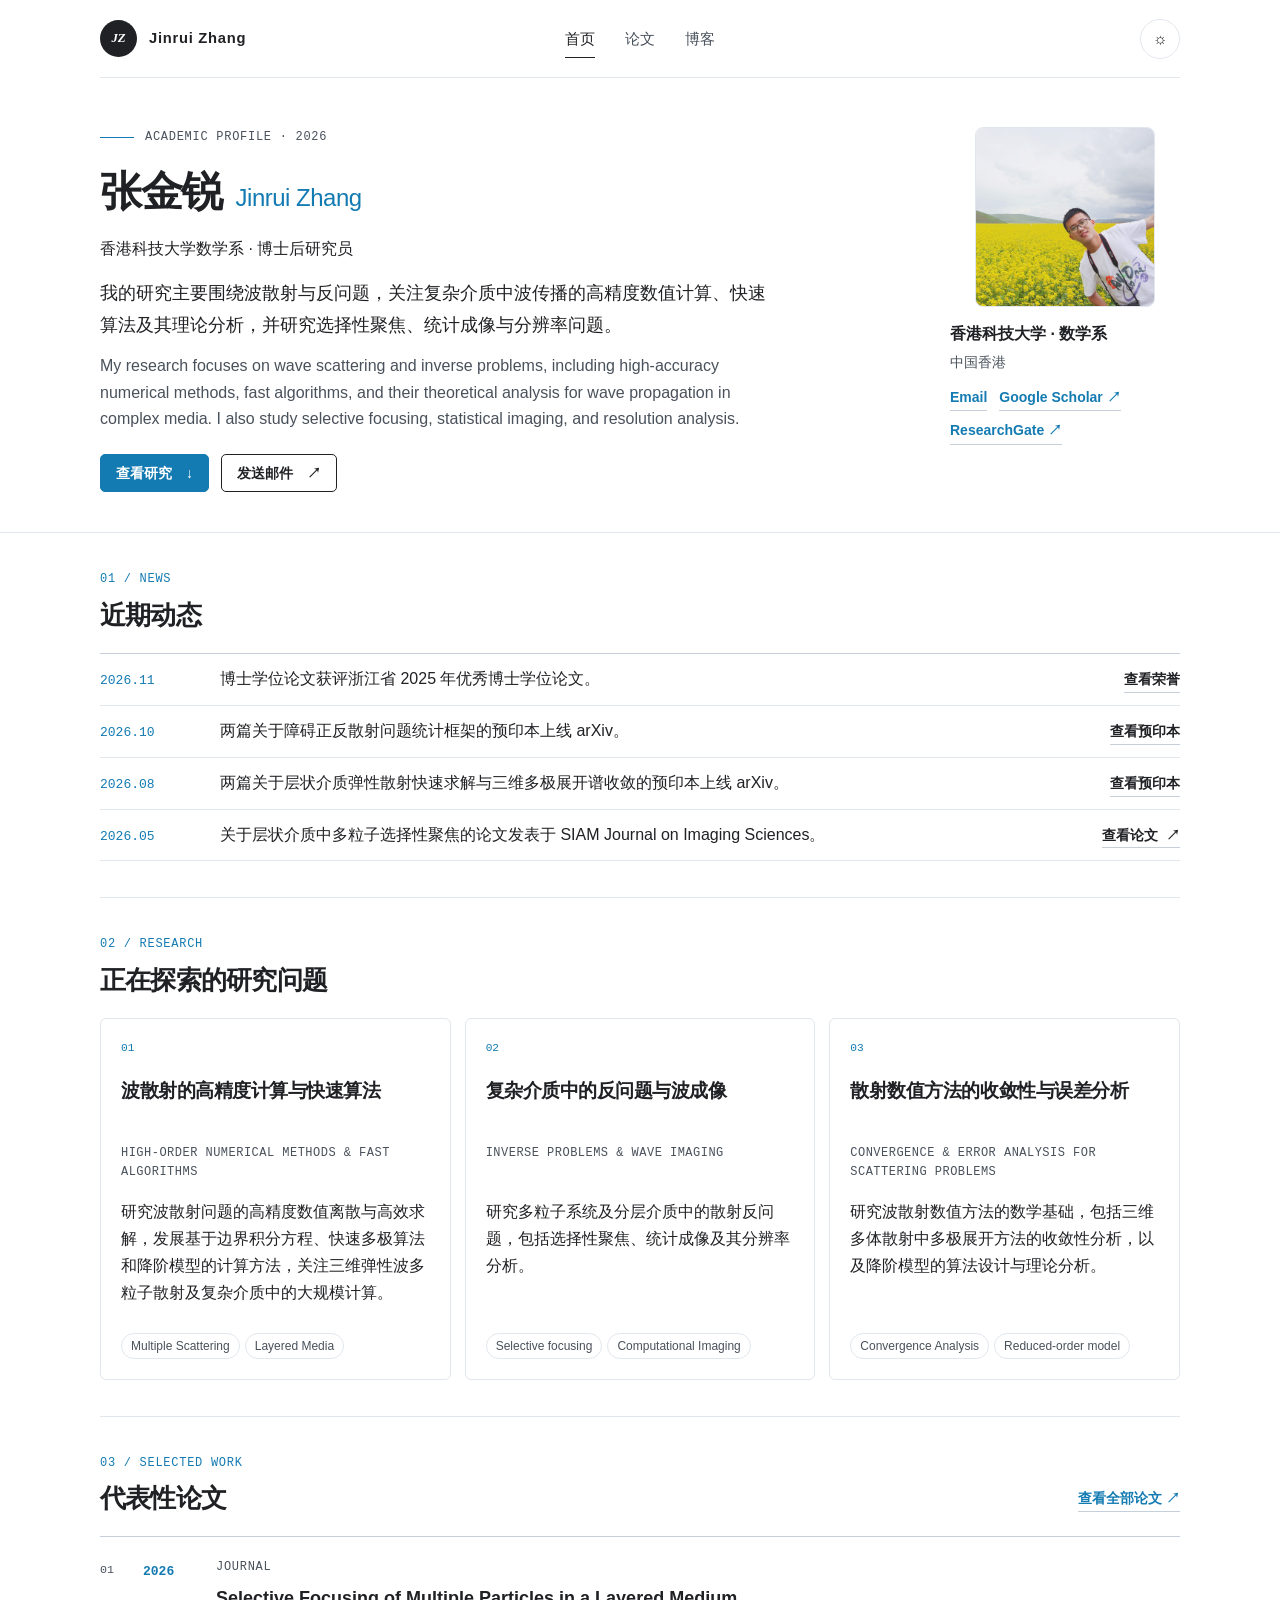
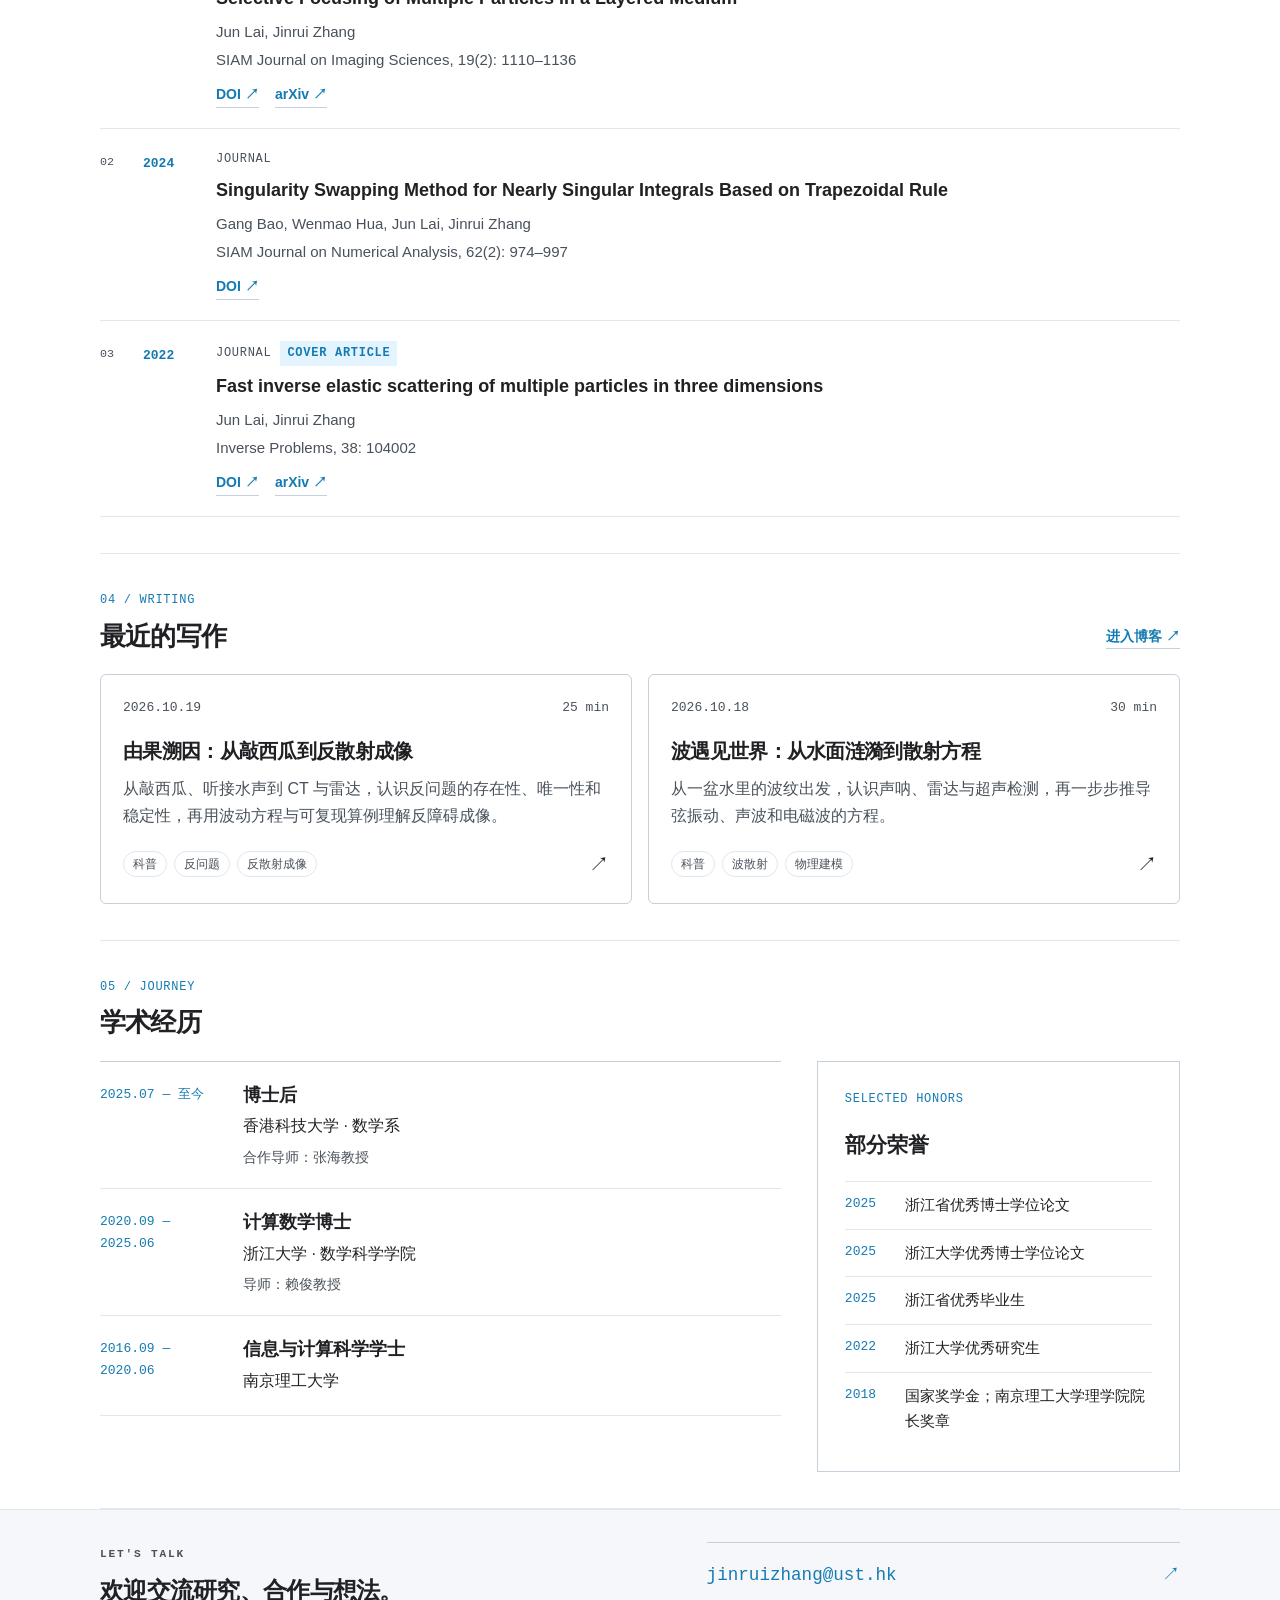
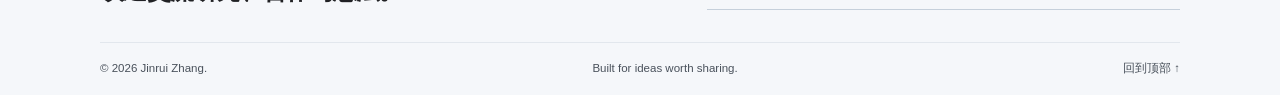
<file: index.html>
<!doctype html>
<html lang="zh-CN">
  <head>
    <meta charset="utf-8">
    <meta name="viewport" content="width=device-width, initial-scale=1">
    <meta name="description" content="张金锐（Jinrui Zhang）的个人学术主页。香港科技大学数学系 · 博士后研究员，研究波散射与反问题、高精度数值方法、快速算法及计算成像。分享论文成果与研究博客。">
    <meta name="theme-color" content="#f3f0e8">
    <title>张金锐 Jinrui Zhang｜个人学术主页</title>
    <link rel="canonical" href="https://zhangjinrui929.github.io/">
    <link rel="icon" href="assets/avatar-placeholder.svg" type="image/svg+xml">
    <link rel="stylesheet" href="assets/styles.css">
    <link rel="stylesheet" href="assets/compact.css?v=20261020-1">
    <script src="assets/data.js?v=20261019-inverse-1" defer></script>
    <script src="assets/main.js" defer></script>
      <script type="application/ld+json" id="person-schema">{"@context":"https://schema.org","@type":"Person","@id":"https://zhangjinrui929.github.io/#person","name":"张金锐","alternateName":"Jinrui Zhang","url":"https://zhangjinrui929.github.io/","image":"https://zhangjinrui929.github.io/assets/profile-photo.png","description":"我的研究主要围绕波散射与反问题，关注复杂介质中波传播的高精度数值计算、快速算法及其理论分析，并研究选择性聚焦、统计成像与分辨率问题。","affiliation":{"@type":"Organization","name":"香港科技大学 · 数学系"},"sameAs":["https://scholar.google.com/citations?user=vPo_tkkAAAAJ&hl=zh-CN","https://www.researchgate.net/profile/Jinrui-Zhang-9?ev=hdr_xprf"]}</script>
  </head>
  <body id="top" data-page="home" data-base=".">
    <header class="site-header" id="site-header"></header>

    <main>
      <section class="hero" aria-label="个人介绍">
        <div class="hero-grid" id="hero-content">
          <!-- STATIC_PROFILE_START -->
<div class="hero-copy">
  <p class="eyebrow"><span></span> ACADEMIC PROFILE</p>
  <h1>张金锐<br><em>Jinrui Zhang</em></h1>
  <p class="hero-role">香港科技大学数学系 · 博士后研究员</p>
  <p class="hero-intro">我的研究主要围绕波散射与反问题，关注复杂介质中波传播的高精度数值计算、快速算法及其理论分析，并研究选择性聚焦、统计成像与分辨率问题。</p>
  <p class="hero-intro-en">My research focuses on wave scattering and inverse problems, including high-accuracy numerical methods, fast algorithms, and their theoretical analysis for wave propagation in complex media. I also study selective focusing, statistical imaging, and resolution analysis.</p>
  <div class="hero-actions">
    <a class="button button-primary" href="#work">查看研究 ↓</a>
    <a class="button button-quiet" href="mailto:jinruizhang@ust.hk">发送邮件 ↗</a>
  </div>
</div>
<aside class="profile-card" aria-label="个人信息卡">
  <div class="portrait-wrap"><img src="assets/profile-photo.png" alt="张金锐 Jinrui Zhang的个人照片"></div>
  <div class="profile-card-body">
    <p class="profile-card-label">CURRENTLY</p>
    <h2>香港科技大学 · 数学系</h2><p>中国香港</p>
    <div class="profile-links"><a class="text-link" href="mailto:jinruizhang@ust.hk">Email</a>
<a class="text-link" href="https://scholar.google.com/citations?user=vPo_tkkAAAAJ&amp;hl=zh-CN">Google Scholar</a>
<a class="text-link" href="https://www.researchgate.net/profile/Jinrui-Zhang-9?ev=hdr_xprf">ResearchGate</a></div>
  </div>
</aside>
<!-- STATIC_PROFILE_END -->
        </div>
      </section>

      <div class="keyword-marquee" aria-hidden="true">
        <div class="keyword-track" id="keyword-strip"></div>
      </div>

      <div class="page-shell">
        <section class="section" id="news" aria-labelledby="news-heading">
          <div class="section-heading reveal">
            <p class="section-kicker">01 / NEWS</p>
            <h2 id="news-heading">近期<em>动态</em></h2>
          </div>
          <div class="news-list" id="news-list"></div>
        </section>

        <section class="section" id="work" aria-labelledby="work-heading">
          <div class="section-heading reveal">
            <p class="section-kicker">02 / RESEARCH</p>
            <h2 id="work-heading">正在探索的<br><em>研究问题</em></h2>
          </div>
          <div class="research-grid" id="research-grid"></div>
        </section>

        <section class="section" id="publications" aria-labelledby="publications-heading">
          <div class="section-heading reveal">
            <p class="section-kicker">03 / SELECTED WORK</p>
            <div class="section-heading-side">
              <h2 id="publications-heading">代表性<em>论文</em></h2>
              <a class="section-link" href="publications.html">查看全部论文 ↗</a>
            </div>
          </div>
          <div class="publication-list" id="featured-publications"></div>
        </section>

        <section class="section" id="writing" aria-labelledby="writing-heading">
          <div class="section-heading reveal">
            <p class="section-kicker">04 / WRITING</p>
            <div class="section-heading-side">
              <h2 id="writing-heading">最近的<em>写作</em></h2>
              <a class="section-link" href="blog/index.html">进入博客 ↗</a>
            </div>
          </div>
          <div class="post-grid" id="featured-posts">
            <!-- STATIC_POSTS_START -->
<article class="post-card">
  <a class="post-card-link" href="blog/post.html?slug=wave-inverse-scattering-notes">
    <div class="post-card-top"><time datetime="2026-10-19">2026.10.19</time><span>25 min</span></div>
    <h3>由果溯因：从敲西瓜到反散射成像</h3><p>从敲西瓜、听接水声到 CT 与雷达，认识反问题的存在性、唯一性和稳定性，再用波动方程与可复现算例理解反障碍成像。</p>
  </a>
</article>
<article class="post-card">
  <a class="post-card-link" href="blog/post.html?slug=wave-scattering-notes">
    <div class="post-card-top"><time datetime="2026-10-18">2026.10.18</time><span>30 min</span></div>
    <h3>波遇见世界：从水面涟漪到散射方程</h3><p>从一盆水里的波纹出发，认识声呐、雷达与超声检测，再一步步推导弦振动、声波和电磁波的方程。</p>
  </a>
</article>
<!-- STATIC_POSTS_END -->
          </div>
        </section>

        <section class="section" id="journey" aria-labelledby="journey-heading">
          <div class="section-heading reveal">
            <p class="section-kicker">05 / JOURNEY</p>
            <h2 id="journey-heading">学术<em>经历</em></h2>
          </div>
          <div class="journey-layout">
            <div class="journey-list" id="journey-list"></div>
            <aside class="awards-panel reveal" aria-labelledby="awards-heading">
              <p class="section-kicker">SELECTED HONORS</p>
              <h3 id="awards-heading">部分荣誉</h3>
              <ul id="awards-list"></ul>
            </aside>
          </div>
        </section>

        <!-- <section class="section" id="about" aria-labelledby="about-heading">
          <div class="section-heading reveal">
            <p class="section-kicker">06 / ABOUT</p>
            <h2 id="about-heading">关于我的<em>研究</em></h2>
          </div>
          <div class="about-copy reveal">
            <p>我于 2025 年获得浙江大学数学博士学位，导师为赖俊教授；目前在香港科技大学数学系做博士后研究，与张海教授合作。本科毕业于南京理工大学信息与计算科学专业。</p>
            <p>我的工作主要围绕波散射与反散射：既研究多粒子和层状介质中的正反问题，也关注快速多极方法、边界积分方程、时间反演和高分辨率计算成像。希望通过这个主页分享论文、代码和仍在形成中的研究笔记。</p>
          </div>
        </section> -->
      </div>
    </main>

    <footer class="site-footer" id="site-footer"></footer>
  </body>
</html>
</file>
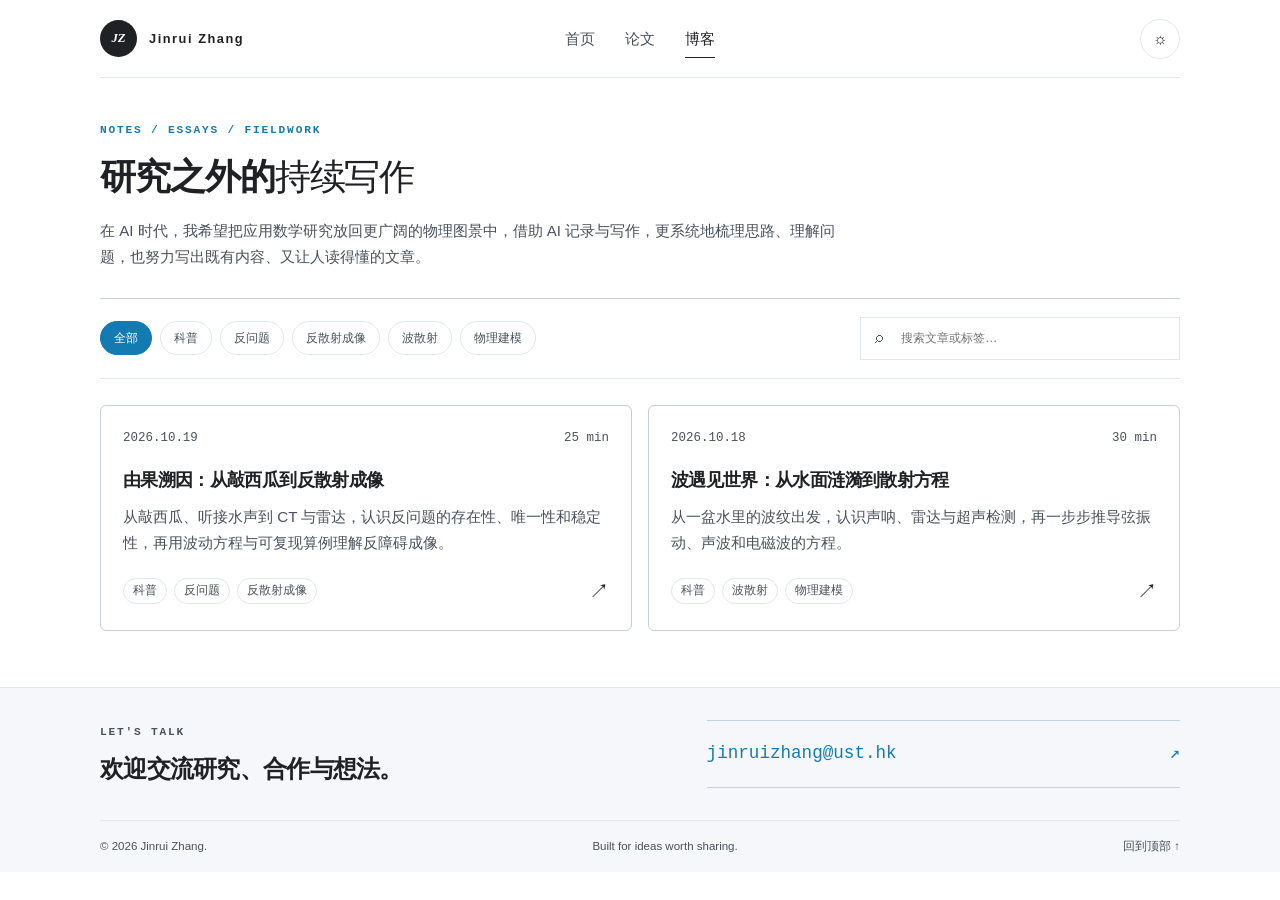
<file: blog/index.html>
<!doctype html>
<html lang="zh-CN">
  <head>
    <meta charset="utf-8">
    <meta name="viewport" content="width=device-width, initial-scale=1">
    <meta name="description" content="张金锐 Jinrui Zhang的研究博客：从日常现象理解波散射、反问题与应用数学，分享物理建模、数值方法和成像笔记。">
    <meta name="theme-color" content="#f3f0e8">
    <title>研究博客｜张金锐 Jinrui Zhang</title>
    <link rel="canonical" href="https://zhangjinrui929.github.io/blog/index.html">
    <link rel="icon" href="../assets/avatar-placeholder.svg" type="image/svg+xml">
    <link rel="stylesheet" href="../assets/styles.css">
    <link rel="stylesheet" href="../assets/compact.css?v=20261020-1">
    <script src="../assets/data.js?v=20261019-inverse-1" defer></script>
    <script src="../assets/main.js" defer></script>
  </head>
  <body id="top" data-page="blog" data-base="..">
    <header class="site-header" id="site-header"></header>

    <main class="page-shell">
      <header class="page-hero reveal">
        <p class="page-kicker">NOTES / ESSAYS / FIELDWORK</p>
        <h1>研究之外的<em>持续写作</em></h1>
        <p class="page-description">在 AI 时代，我希望把应用数学研究放回更广阔的物理图景中，借助 AI 记录与写作，更系统地梳理思路、理解问题，也努力写出既有内容、又让人读得懂的文章。</p>
      </header>

      <div class="filter-bar" aria-label="文章筛选">
        <div class="filter-chips" id="blog-tags"></div>
        <label class="search-wrap">
          <span class="sr-only">搜索文章</span>
          <input class="search-input" id="blog-search" type="search" placeholder="搜索文章或标签…">
        </label>
      </div>

      <section class="page-content" aria-label="文章列表">
        <div class="post-grid" id="blog-list"></div>
        <p class="filter-empty" id="filter-empty" hidden>没有找到匹配的文章。</p>
      </section>
    </main>

    <footer class="site-footer" id="site-footer"></footer>
  </body>
</html>
</file>
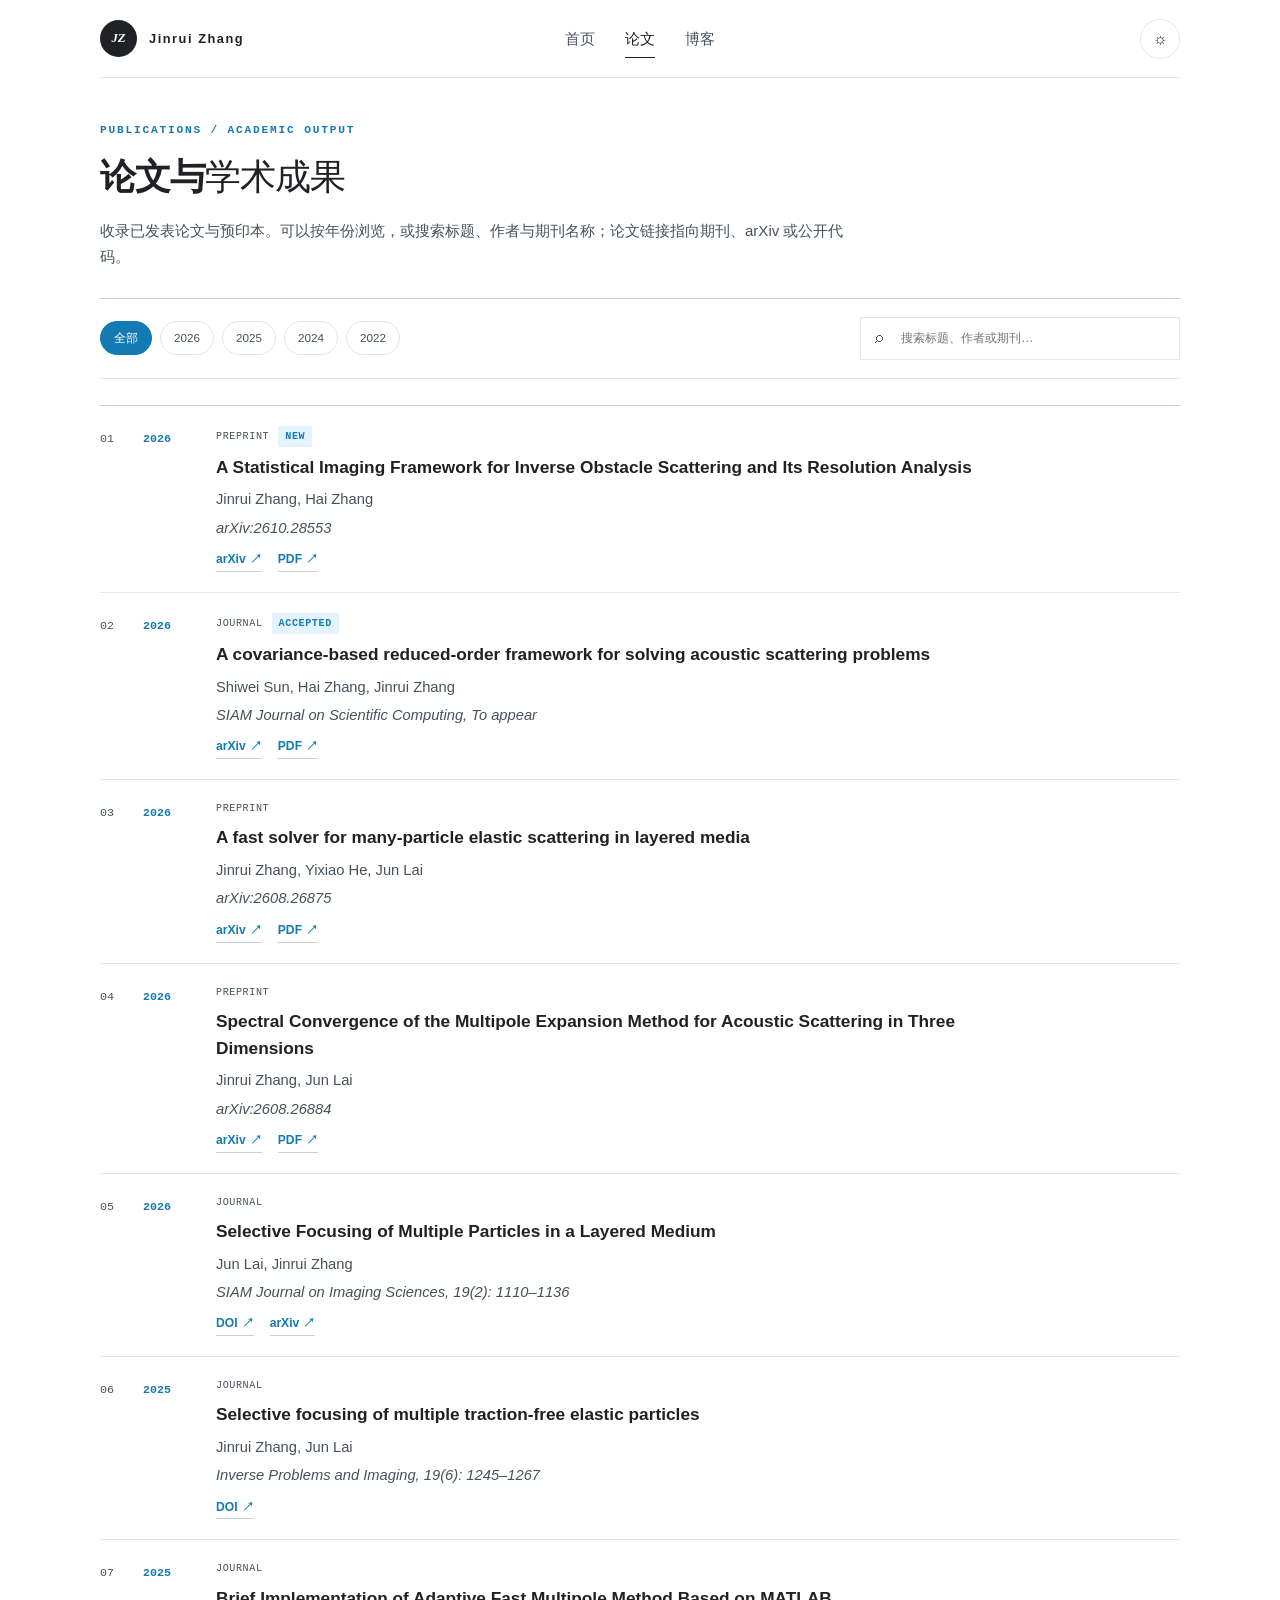
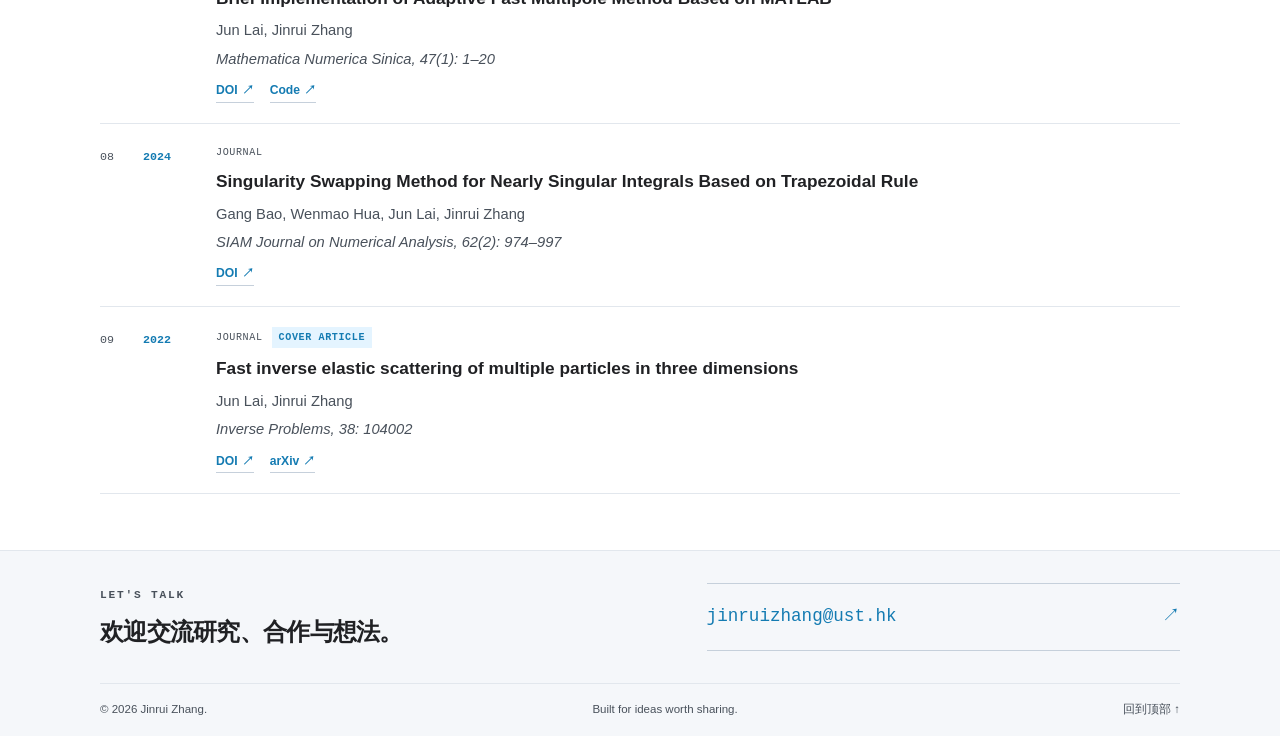
<file: publications.html>
<!doctype html>
<html lang="zh-CN">
  <head>
    <meta charset="utf-8">
    <meta name="viewport" content="width=device-width, initial-scale=1">
    <meta name="description" content="张金锐 Jinrui Zhang的论文与预印本，涵盖波散射、反问题、快速算法和边界积分方程。">
    <meta name="theme-color" content="#f3f0e8">
    <title>论文与学术成果｜张金锐 Jinrui Zhang</title>
    <link rel="canonical" href="https://zhangjinrui929.github.io/publications.html">
    <link rel="icon" href="assets/avatar-placeholder.svg" type="image/svg+xml">
    <link rel="stylesheet" href="assets/styles.css">
    <link rel="stylesheet" href="assets/compact.css?v=20261020-1">
    <script src="assets/data.js?v=20261019-inverse-1" defer></script>
    <script src="assets/main.js" defer></script>
  </head>
  <body id="top" data-page="publications" data-base=".">
    <header class="site-header" id="site-header"></header>

    <main class="page-shell">
      <header class="page-hero reveal">
        <p class="page-kicker">PUBLICATIONS / ACADEMIC OUTPUT</p>
        <h1>论文与<em>学术成果</em></h1>
        <p class="page-description">收录已发表论文与预印本。可以按年份浏览，或搜索标题、作者与期刊名称；论文链接指向期刊、arXiv 或公开代码。</p>
      </header>

      <div class="filter-bar" aria-label="论文筛选">
        <div class="filter-chips" id="publication-years"></div>
        <label class="search-wrap">
          <span class="sr-only">搜索论文</span>
          <input class="search-input" id="publication-search" type="search" placeholder="搜索标题、作者或期刊…">
        </label>
      </div>

      <section class="page-content" aria-label="论文列表">
        <div class="publication-list" id="publications-list"></div>
        <p class="filter-empty" id="filter-empty" hidden>没有找到匹配的论文。</p>
      </section>
    </main>

    <footer class="site-footer" id="site-footer"></footer>
  </body>
</html>
</file>
<file: assets/styles.css>
:root {
  --paper: #f3f0e8;
  --paper-deep: #e9e4d8;
  --ink: #171915;
  --ink-soft: #56594f;
  --line: rgba(23, 25, 21, 0.18);
  --line-strong: rgba(23, 25, 21, 0.42);
  --accent: #1e604f;
  --accent-bright: #b8ff66;
  --accent-wash: #dce7db;
  --card: rgba(255, 255, 255, 0.5);
  --header: rgba(243, 240, 232, 0.88);
  --serif: Georgia, "Times New Roman", "Noto Serif SC", serif;
  --sans: Inter, ui-sans-serif, -apple-system, BlinkMacSystemFont, "Segoe UI", "PingFang SC", "Hiragino Sans GB", "Microsoft YaHei", sans-serif;
  --mono: "SFMono-Regular", Consolas, "Liberation Mono", monospace;
  --shadow: 0 30px 80px rgba(44, 49, 38, 0.13);
  --max: 1180px;
  --radius: 2px;
  color-scheme: light;
}

:root[data-theme="dark"] {
  --paper: #171a17;
  --paper-deep: #20251f;
  --ink: #f1eee5;
  --ink-soft: #b5b8ac;
  --line: rgba(241, 238, 229, 0.16);
  --line-strong: rgba(241, 238, 229, 0.38);
  --accent: #7bd8b8;
  --accent-bright: #b8ff66;
  --accent-wash: #263b32;
  --card: rgba(255, 255, 255, 0.035);
  --header: rgba(23, 26, 23, 0.88);
  --shadow: 0 30px 80px rgba(0, 0, 0, 0.28);
  color-scheme: dark;
}

*,
*::before,
*::after {
  box-sizing: border-box;
}

html {
  scroll-behavior: smooth;
  scroll-padding-top: 96px;
}

body {
  margin: 0;
  min-width: 320px;
  background:
    radial-gradient(circle at 7% 2%, rgba(30, 96, 79, 0.1), transparent 24rem),
    radial-gradient(circle at 92% 24%, rgba(184, 255, 102, 0.08), transparent 28rem),
    var(--paper);
  color: var(--ink);
  font-family: var(--sans);
  font-size: 16px;
  line-height: 1.7;
  -webkit-font-smoothing: antialiased;
  text-rendering: optimizeLegibility;
}

body::before {
  position: fixed;
  inset: 0;
  z-index: -1;
  pointer-events: none;
  background-image: url("data:image/svg+xml,%3Csvg viewBox='0 0 180 180' xmlns='http://www.w3.org/2000/svg'%3E%3Cfilter id='n'%3E%3CfeTurbulence type='fractalNoise' baseFrequency='.9' numOctaves='4' stitchTiles='stitch'/%3E%3C/filter%3E%3Crect width='100%25' height='100%25' filter='url(%23n)' opacity='.035'/%3E%3C/svg%3E");
  content: "";
  opacity: 0.65;
}

::selection {
  background: var(--accent-bright);
  color: #10130e;
}

a {
  color: inherit;
  text-decoration: none;
}

button,
input {
  font: inherit;
}

button {
  color: inherit;
}

img {
  display: block;
  max-width: 100%;
}

h1,
h2,
h3,
p {
  margin-top: 0;
}

[hidden] {
  display: none !important;
}

.sr-only {
  position: absolute;
  width: 1px;
  height: 1px;
  padding: 0;
  margin: -1px;
  overflow: hidden;
  clip: rect(0, 0, 0, 0);
  white-space: nowrap;
  border: 0;
}

.site-header {
  position: sticky;
  top: 0;
  z-index: 30;
  border-bottom: 1px solid transparent;
  background: var(--header);
  backdrop-filter: blur(18px);
  -webkit-backdrop-filter: blur(18px);
}

.nav-shell {
  width: min(calc(100% - 48px), var(--max));
  height: 78px;
  margin: 0 auto;
  display: grid;
  grid-template-columns: 1fr auto 1fr;
  align-items: center;
  border-bottom: 1px solid var(--line);
}

.brand {
  justify-self: start;
  display: inline-flex;
  align-items: center;
  gap: 12px;
  font-size: 0.8rem;
  font-weight: 750;
  letter-spacing: 0.12em;
}

.brand-mark {
  display: grid;
  width: 37px;
  height: 37px;
  place-items: center;
  border-radius: 50%;
  background: var(--ink);
  color: var(--paper);
  font-family: var(--serif);
  font-size: 0.8rem;
  font-style: italic;
  letter-spacing: 0;
}

.primary-nav {
  display: flex;
  align-items: center;
  gap: 30px;
  font-size: 0.88rem;
}

.primary-nav a {
  position: relative;
  padding: 9px 0;
  color: var(--ink-soft);
}

.primary-nav a::after {
  position: absolute;
  right: 0;
  bottom: 2px;
  left: 0;
  height: 1px;
  background: var(--ink);
  content: "";
  transform: scaleX(0);
  transform-origin: right;
  transition: transform 180ms ease;
}

.primary-nav a:hover,
.primary-nav a[aria-current="page"] {
  color: var(--ink);
}

.primary-nav a:hover::after,
.primary-nav a[aria-current="page"]::after {
  transform: scaleX(1);
  transform-origin: left;
}

.theme-toggle {
  justify-self: end;
  position: relative;
  width: 40px;
  height: 40px;
  padding: 0;
  border: 1px solid var(--line);
  border-radius: 50%;
  background: transparent;
  cursor: pointer;
  transition: background 180ms ease, border-color 180ms ease, transform 180ms ease;
}

.theme-toggle:hover {
  border-color: var(--line-strong);
  background: var(--card);
  transform: rotate(8deg);
}

.theme-icon {
  position: absolute;
  inset: 0;
  display: grid;
  place-items: center;
  transition: opacity 180ms ease, transform 180ms ease;
}

.theme-icon-moon,
:root[data-theme="dark"] .theme-icon-sun {
  opacity: 0;
  transform: scale(0.65);
}

:root[data-theme="dark"] .theme-icon-moon {
  opacity: 1;
  transform: scale(1);
}

.nav-toggle {
  display: none;
}

.page-shell {
  width: min(calc(100% - 48px), var(--max));
  margin: 0 auto;
}

.hero {
  min-height: calc(100vh - 78px);
  display: flex;
  align-items: center;
  padding: 72px 0 82px;
}

.hero-grid {
  display: grid;
  width: min(calc(100% - 48px), var(--max));
  margin: 0 auto;
  grid-template-columns: minmax(0, 1.65fr) minmax(290px, 0.72fr);
  gap: clamp(48px, 8vw, 110px);
  align-items: center;
}

.eyebrow,
.section-kicker,
.footer-kicker,
.profile-card-label,
.page-kicker {
  font-family: var(--mono);
  font-size: 0.7rem;
  font-weight: 650;
  letter-spacing: 0.16em;
  text-transform: uppercase;
}

.eyebrow {
  display: flex;
  align-items: center;
  gap: 11px;
  margin-bottom: 34px;
  color: var(--ink-soft);
}

.eyebrow span {
  width: 34px;
  height: 1px;
  background: var(--accent);
}

.hero h1 {
  margin-bottom: 22px;
  font-family: var(--serif);
  font-size: clamp(4rem, 9.2vw, 8.1rem);
  font-weight: 400;
  letter-spacing: -0.068em;
  line-height: 0.77;
}

.hero h1 em {
  color: var(--accent);
  font-size: 0.66em;
  font-weight: 400;
}

.hero-role {
  display: inline-block;
  margin-bottom: 28px;
  padding: 4px 11px;
  background: var(--accent-bright);
  color: #162012;
  font-weight: 750;
  line-height: 1.4;
  transform: rotate(-1deg);
}

.hero-intro {
  max-width: 680px;
  margin-bottom: 12px;
  font-family: var(--serif);
  font-size: clamp(1.22rem, 2vw, 1.62rem);
  line-height: 1.62;
}

.hero-intro-en {
  max-width: 660px;
  margin-bottom: 34px;
  color: var(--ink-soft);
  font-size: 0.92rem;
  line-height: 1.75;
}

.hero-actions {
  display: flex;
  flex-wrap: wrap;
  gap: 12px;
}

.button {
  display: inline-flex;
  min-height: 48px;
  align-items: center;
  justify-content: center;
  gap: 20px;
  padding: 0 20px;
  border: 1px solid var(--ink);
  font-size: 0.83rem;
  font-weight: 720;
  transition: transform 180ms ease, background 180ms ease, color 180ms ease;
}

.button:hover {
  transform: translateY(-2px);
}

.button-primary {
  background: var(--ink);
  color: var(--paper);
}

.button-primary:hover {
  background: var(--accent);
  border-color: var(--accent);
}

.button-quiet:hover {
  background: var(--ink);
  color: var(--paper);
}

.profile-card {
  overflow: hidden;
  border: 1px solid var(--line-strong);
  background: var(--card);
  box-shadow: var(--shadow);
  transform: rotate(1.1deg);
}

.portrait-wrap {
  position: relative;
  aspect-ratio: 4 / 4.35;
  overflow: hidden;
  border-bottom: 1px solid var(--line-strong);
  background: var(--accent-wash);
}

.portrait-wrap img {
  width: 100%;
  height: 100%;
  object-fit: cover;
  filter: saturate(0.82);
}

.availability-dot {
  position: absolute;
  right: 18px;
  bottom: 18px;
  width: 13px;
  height: 13px;
  border: 3px solid var(--paper);
  border-radius: 50%;
  background: #55c76e;
  box-shadow: 0 0 0 1px rgba(0, 0, 0, 0.08);
}

.profile-card-body {
  padding: 25px 25px 24px;
}

.profile-card-label {
  margin-bottom: 14px;
  color: var(--accent);
}

.profile-card h2 {
  margin-bottom: 6px;
  font-family: var(--serif);
  font-size: 1.28rem;
  font-weight: 500;
  line-height: 1.4;
}

.profile-card-body > p:not(.profile-card-label) {
  margin-bottom: 19px;
  color: var(--ink-soft);
  font-size: 0.84rem;
}

.profile-links,
.pub-links {
  display: flex;
  flex-wrap: wrap;
  gap: 7px 16px;
}

.text-link,
.pub-link {
  display: inline-flex;
  align-items: center;
  gap: 4px;
  border-bottom: 1px solid var(--line-strong);
  font-size: 0.76rem;
  font-weight: 680;
  line-height: 1.8;
}

.text-link:not(.is-placeholder):hover,
.pub-link:not(.is-placeholder):hover {
  border-color: var(--accent);
  color: var(--accent);
}

.is-placeholder {
  cursor: help;
  opacity: 0.48;
}

.keyword-marquee {
  overflow: hidden;
  border-top: 1px solid var(--line-strong);
  border-bottom: 1px solid var(--line-strong);
  background: var(--ink);
  color: var(--paper);
}

.keyword-track {
  display: flex;
  width: max-content;
  animation: ticker 24s linear infinite;
}

.keyword-track span {
  display: flex;
  align-items: center;
  gap: 32px;
  padding: 13px 24px;
  font-family: var(--mono);
  font-size: 0.69rem;
  letter-spacing: 0.14em;
  text-transform: uppercase;
  white-space: nowrap;
}

.keyword-track i {
  width: 6px;
  height: 6px;
  border-radius: 50%;
  background: var(--accent-bright);
}

@keyframes ticker {
  to {
    transform: translateX(-50%);
  }
}

.section {
  padding: 118px 0;
  border-bottom: 1px solid var(--line);
}

.section-heading {
  display: grid;
  grid-template-columns: minmax(160px, 0.55fr) minmax(0, 1.45fr);
  gap: 40px;
  margin-bottom: 60px;
  align-items: start;
}

.section-kicker {
  margin: 10px 0 0;
  color: var(--accent);
}

.section-heading h2,
.page-hero h1,
.footer-main h2 {
  margin-bottom: 0;
  font-family: var(--serif);
  font-size: clamp(2.5rem, 5.8vw, 5.1rem);
  font-weight: 400;
  letter-spacing: -0.055em;
  line-height: 1.02;
}

.section-heading h2 em,
.page-hero h1 em {
  color: var(--accent);
  font-weight: 400;
}

.section-heading-side {
  display: flex;
  flex-direction: column;
  align-items: flex-end;
  gap: 18px;
}

.section-heading-side .section-link {
  margin-top: 2px;
}

.news-list {
  border-top: 1px solid var(--line-strong);
}

.news-item {
  display: grid;
  grid-template-columns: 130px 1fr auto;
  gap: 28px;
  align-items: baseline;
  padding: 23px 0;
  border-bottom: 1px solid var(--line);
}

.news-item time {
  color: var(--accent);
  font-family: var(--mono);
  font-size: 0.76rem;
}

.news-item p {
  margin: 0;
}

.arrow-link,
.section-link {
  display: inline-flex;
  align-items: center;
  gap: 8px;
  border-bottom: 1px solid var(--line-strong);
  font-size: 0.8rem;
  font-weight: 700;
}

.arrow-link:hover,
.section-link:hover {
  color: var(--accent);
  border-color: var(--accent);
}

.demo-label {
  padding: 2px 7px;
  border: 1px solid var(--line);
  color: var(--ink-soft);
  font-family: var(--mono);
  font-size: 0.62rem;
  white-space: nowrap;
}

.research-grid {
  display: grid;
  grid-template-columns: repeat(3, 1fr);
  border-top: 1px solid var(--line-strong);
  border-bottom: 1px solid var(--line-strong);
}

.research-card {
  min-height: 390px;
  padding: 25px;
  display: flex;
  flex-direction: column;
  justify-content: space-between;
  gap: 70px;
  border-right: 1px solid var(--line);
  transition: background 220ms ease, transform 220ms ease;
}

.research-card:last-child {
  border-right: 0;
}

.research-card:hover {
  background: var(--accent-wash);
  transform: translateY(-4px);
}

.card-number {
  font-family: var(--mono);
  font-size: 0.7rem;
  color: var(--accent);
}

.research-card h3 {
  margin-bottom: 6px;
  font-family: var(--serif);
  font-size: 1.75rem;
  font-weight: 500;
  letter-spacing: -0.025em;
}

.card-subtitle {
  margin-bottom: 22px;
  color: var(--ink-soft);
  font-family: var(--mono);
  font-size: 0.68rem;
  letter-spacing: 0.04em;
  text-transform: uppercase;
}

.research-card div > p:not(.card-subtitle) {
  margin-bottom: 26px;
  color: var(--ink-soft);
  font-size: 0.9rem;
}

.tag-row {
  display: flex;
  flex-wrap: wrap;
  gap: 7px;
}

.tag-row span {
  padding: 3px 9px;
  border: 1px solid var(--line);
  border-radius: 999px;
  color: var(--ink-soft);
  font-size: 0.66rem;
  line-height: 1.5;
}

.publication-list {
  border-top: 1px solid var(--line-strong);
}

.publication-item {
  display: grid;
  grid-template-columns: 55px 90px 1fr;
  gap: 24px;
  padding: 32px 0 34px;
  border-bottom: 1px solid var(--line);
  transition: padding 200ms ease, background 200ms ease;
}

.publication-item:hover {
  padding-right: 18px;
  padding-left: 18px;
  background: var(--card);
}

.pub-index,
.pub-year {
  padding-top: 4px;
  font-family: var(--mono);
  font-size: 0.73rem;
}

.pub-index {
  color: var(--ink-soft);
}

.pub-year {
  color: var(--accent);
  font-weight: 700;
}

.pub-meta {
  display: flex;
  gap: 9px;
  align-items: center;
  margin-bottom: 10px;
}

.pub-meta span,
.pub-meta strong {
  font-family: var(--mono);
  font-size: 0.63rem;
  letter-spacing: 0.06em;
  text-transform: uppercase;
}

.pub-meta span {
  color: var(--ink-soft);
}

.pub-meta strong {
  padding: 2px 7px;
  background: var(--accent-bright);
  color: #162012;
}

.pub-body h3 {
  max-width: 790px;
  margin-bottom: 11px;
  font-family: var(--serif);
  font-size: clamp(1.25rem, 2vw, 1.58rem);
  font-weight: 500;
  line-height: 1.38;
}

.pub-authors,
.pub-venue {
  margin-bottom: 4px;
  color: var(--ink-soft);
  font-size: 0.83rem;
}

.pub-venue {
  font-style: italic;
}

.pub-links {
  margin-top: 14px;
}

.post-grid {
  display: grid;
  grid-template-columns: repeat(2, 1fr);
  gap: 18px;
}

.post-card {
  min-width: 0;
  border: 1px solid var(--line-strong);
  background: var(--card);
}

.post-card-link {
  min-height: 330px;
  padding: 27px;
  display: flex;
  flex-direction: column;
  transition: background 200ms ease, transform 200ms ease;
}

.post-card-link:hover {
  background: var(--accent-wash);
  transform: translate(-4px, -4px);
  box-shadow: 4px 4px 0 var(--ink);
}

.post-card-top,
.post-card-bottom {
  display: flex;
  align-items: center;
  justify-content: space-between;
  gap: 18px;
}

.post-card-top {
  margin-bottom: 54px;
  color: var(--ink-soft);
  font-family: var(--mono);
  font-size: 0.65rem;
}

.post-card h3 {
  margin-bottom: 13px;
  font-family: var(--serif);
  font-size: clamp(1.55rem, 2.5vw, 2.15rem);
  font-weight: 500;
  letter-spacing: -0.035em;
  line-height: 1.26;
}

.post-card p {
  margin-bottom: 38px;
  color: var(--ink-soft);
  font-size: 0.88rem;
}

.post-card-bottom {
  margin-top: auto;
}

.post-arrow {
  font-size: 1.25rem;
}

.journey-layout {
  display: grid;
  grid-template-columns: minmax(0, 1.5fr) minmax(260px, 0.8fr);
  gap: clamp(36px, 7vw, 90px);
}

.journey-list {
  border-top: 1px solid var(--line-strong);
}

.journey-item {
  display: grid;
  grid-template-columns: 170px 1fr;
  gap: 26px;
  padding: 26px 0;
  border-bottom: 1px solid var(--line);
}

.journey-item time {
  padding-top: 4px;
  color: var(--accent);
  font-family: var(--mono);
  font-size: 0.73rem;
}

.journey-item h3 {
  margin-bottom: 3px;
  font-family: var(--serif);
  font-size: 1.55rem;
  font-weight: 500;
}

.journey-item p {
  margin-bottom: 3px;
  font-size: 0.9rem;
}

.journey-item small {
  color: var(--ink-soft);
  font-size: 0.78rem;
}

.awards-panel {
  align-self: start;
  padding: 27px;
  border: 1px solid var(--line-strong);
  background: var(--card);
}

.awards-panel .section-kicker {
  margin: 0 0 18px;
}

.awards-panel h3 {
  margin-bottom: 24px;
  font-family: var(--serif);
  font-size: 1.6rem;
  font-weight: 500;
}

.awards-panel ul {
  margin: 0;
  padding: 0;
  list-style: none;
}

.awards-panel li {
  display: grid;
  grid-template-columns: 48px 1fr;
  gap: 12px;
  padding: 11px 0;
  border-top: 1px solid var(--line);
  font-size: 0.83rem;
}

.awards-panel li span {
  color: var(--accent);
  font-family: var(--mono);
  font-size: 0.72rem;
}

.about-copy {
  max-width: 760px;
  margin-left: auto;
  padding-top: 0;
}

.page-hero {
  padding: 112px 0 72px;
  border-bottom: 1px solid var(--line-strong);
}

.page-kicker {
  margin-bottom: 26px;
  color: var(--accent);
}

.page-hero h1 {
  max-width: 920px;
}

.page-description {
  max-width: 630px;
  margin: 30px 0 0 auto;
  color: var(--ink-soft);
  font-size: 1rem;
}

.filter-bar {
  display: flex;
  align-items: center;
  justify-content: space-between;
  gap: 24px;
  padding: 25px 0;
  border-bottom: 1px solid var(--line);
}

.filter-chips {
  display: flex;
  flex-wrap: wrap;
  gap: 8px;
}

.filter-chip {
  padding: 6px 13px;
  border: 1px solid var(--line);
  border-radius: 999px;
  background: transparent;
  color: var(--ink-soft);
  font-size: 0.73rem;
  cursor: pointer;
}

.filter-chip:hover,
.filter-chip.is-active {
  border-color: var(--ink);
  background: var(--ink);
  color: var(--paper);
}

.search-wrap {
  position: relative;
  width: min(100%, 320px);
}

.search-wrap::before {
  position: absolute;
  top: 50%;
  left: 15px;
  content: "⌕";
  transform: translateY(-54%);
  color: var(--ink-soft);
}

.search-input {
  width: 100%;
  height: 43px;
  padding: 0 14px 0 40px;
  border: 1px solid var(--line);
  border-radius: 0;
  outline: none;
  background: var(--card);
  color: var(--ink);
  font-size: 0.78rem;
}

.search-input:focus {
  border-color: var(--accent);
  box-shadow: 0 0 0 3px color-mix(in srgb, var(--accent) 12%, transparent);
}

.page-content {
  padding: 45px 0 120px;
}

.page-content .post-grid {
  grid-template-columns: repeat(3, 1fr);
}

.page-content .post-card-link {
  min-height: 380px;
}

.filter-empty {
  padding: 70px 20px;
  border-bottom: 1px solid var(--line);
  color: var(--ink-soft);
  text-align: center;
}

.article-shell {
  display: grid;
  grid-template-columns: minmax(160px, 0.48fr) minmax(0, 1.52fr);
  gap: clamp(40px, 8vw, 110px);
  padding: 100px 0 130px;
}

.article-shell > article {
  min-width: 0;
}

.article-aside {
  position: sticky;
  top: 112px;
  align-self: start;
}

.article-aside .article-label {
  margin-bottom: 24px;
  color: var(--accent);
  font-family: var(--mono);
  font-size: 0.67rem;
  letter-spacing: 0.1em;
}

.article-meta {
  padding-top: 18px;
  border-top: 1px solid var(--line-strong);
  color: var(--ink-soft);
  font-size: 0.75rem;
}

.article-meta p {
  margin-bottom: 6px;
}

.article-back {
  display: inline-block;
  margin-top: 28px;
  border-bottom: 1px solid var(--line-strong);
  font-size: 0.76rem;
  font-weight: 700;
}

.article-head {
  padding-bottom: 55px;
  border-bottom: 1px solid var(--line-strong);
}

.article-head h1 {
  max-width: 900px;
  margin-bottom: 28px;
  font-family: var(--serif);
  font-size: clamp(2.8rem, 6.5vw, 5.9rem);
  font-weight: 400;
  letter-spacing: -0.062em;
  line-height: 1.02;
}

.article-deck {
  max-width: 740px;
  margin-bottom: 0;
  color: var(--ink-soft);
  font-family: var(--serif);
  font-size: clamp(1.18rem, 2vw, 1.5rem);
  line-height: 1.62;
}

.article-content {
  max-width: 760px;
  padding-top: 48px;
  font-family: var(--serif);
  font-size: 1.08rem;
  line-height: 1.92;
}

.article-content h2 {
  margin: 2.6em 0 0.75em;
  font-size: 1.78rem;
  font-weight: 500;
  letter-spacing: -0.025em;
  line-height: 1.35;
}

.article-content h3 {
  margin: 2.2em 0 0.6em;
  font-size: 1.25rem;
  font-weight: 600;
}

.article-content p,
.article-content ul,
.article-content ol,
.article-content blockquote {
  margin-bottom: 1.45em;
}

.article-content a {
  color: var(--accent);
  border-bottom: 1px solid var(--accent);
}

.article-content blockquote {
  margin-left: 0;
  padding: 4px 0 4px 25px;
  border-left: 3px solid var(--accent);
  color: var(--ink-soft);
  font-size: 1.2rem;
  font-style: italic;
}

.article-content code {
  padding: 2px 5px;
  background: var(--accent-wash);
  font-family: var(--mono);
  font-size: 0.85em;
}

.article-content figure {
  margin: 2.5em 0;
}

.article-content figure img {
  width: 100%;
  height: auto;
  border: 1px solid var(--line-strong);
  background: var(--card);
}

.article-content video {
  display: block;
  width: 100%;
  max-width: 100%;
  height: auto;
  border: 1px solid var(--line-strong);
  background: var(--card);
}

.article-content p > img {
  width: 100%;
  height: auto;
  margin: 1em 0 0;
  border: 1px solid var(--line-strong);
  background: var(--card);
}

.article-content p:has(> img) {
  margin-bottom: 0;
}

.article-content p:has(> img) + p > em:only-child {
  display: block;
  color: var(--ink-soft);
  font-size: 0.76rem;
  text-align: center;
}

.article-content pre {
  overflow-x: auto;
  margin: 1.8em 0;
  padding: 18px 20px;
  background: var(--paper-deep);
}

.article-content pre code {
  padding: 0;
  background: transparent;
}

.article-content figcaption {
  margin-top: 10px;
  color: var(--ink-soft);
  font-family: var(--sans);
  font-size: 0.76rem;
  line-height: 1.6;
  text-align: center;
}

.article-content .math-display {
  overflow-x: auto;
  margin: 1.8em 0;
  padding: 16px 8px;
  border-top: 1px solid var(--line);
  border-bottom: 1px solid var(--line);
  text-align: center;
}

.article-note {
  margin: 2.4em 0;
  padding: 22px 24px;
  border: 1px solid var(--line-strong);
  background: var(--card);
  font-family: var(--sans);
  font-size: 0.9rem;
}

.article-note strong {
  display: block;
  margin-bottom: 5px;
  color: var(--accent);
  font-family: var(--mono);
  font-size: 0.68rem;
  letter-spacing: 0.08em;
}

.article-footer {
  max-width: 760px;
  margin-top: 70px;
  padding-top: 28px;
  border-top: 1px solid var(--line-strong);
  display: flex;
  justify-content: space-between;
  gap: 20px;
  color: var(--ink-soft);
  font-size: 0.8rem;
}

.site-footer {
  background: var(--ink);
  color: var(--paper);
}

.footer-main,
.footer-bottom {
  width: min(calc(100% - 48px), var(--max));
  margin: 0 auto;
}

.footer-main {
  display: grid;
  grid-template-columns: 1.1fr 0.9fr;
  gap: 50px;
  align-items: end;
  padding: 88px 0 78px;
}

.footer-kicker {
  margin-bottom: 25px;
  color: var(--accent-bright);
}

.footer-main h2 {
  max-width: 650px;
  font-size: clamp(2.35rem, 5vw, 4.6rem);
}

.footer-email {
  justify-self: end;
  display: flex;
  width: 100%;
  align-items: center;
  justify-content: space-between;
  padding: 18px 0;
  border-top: 1px solid rgba(243, 240, 232, 0.35);
  border-bottom: 1px solid rgba(243, 240, 232, 0.35);
  color: var(--paper);
  font-family: var(--mono);
  font-size: clamp(0.76rem, 1.4vw, 0.95rem);
}

.footer-email:hover {
  color: var(--accent-bright);
  border-color: var(--accent-bright);
}

.footer-bottom {
  display: flex;
  justify-content: space-between;
  gap: 25px;
  padding: 20px 0 28px;
  border-top: 1px solid rgba(243, 240, 232, 0.17);
  color: rgba(243, 240, 232, 0.62);
  font-size: 0.68rem;
}

.footer-bottom p {
  margin: 0;
}

.footer-bottom a:hover {
  color: var(--paper);
}

.reveal {
  opacity: 0;
  transform: translateY(18px);
  transition: opacity 650ms ease, transform 650ms ease;
}

.reveal.is-visible {
  opacity: 1;
  transform: translateY(0);
}

@media (max-width: 980px) {
  .hero {
    min-height: auto;
  }

  .hero-grid {
    grid-template-columns: 1fr 280px;
    gap: 48px;
  }

  .hero h1 {
    font-size: clamp(4rem, 10vw, 6.4rem);
  }

  .research-grid {
    grid-template-columns: 1fr;
  }

  .research-card {
    min-height: auto;
    display: grid;
    grid-template-columns: 60px 1fr;
    gap: 26px;
    border-right: 0;
    border-bottom: 1px solid var(--line);
  }

  .research-card:last-child {
    border-bottom: 0;
  }

  .page-content .post-grid {
    grid-template-columns: repeat(2, 1fr);
  }

  .journey-layout {
    grid-template-columns: 1fr;
  }
}

@media (max-width: 760px) {
  .nav-shell,
  .page-shell,
  .footer-main,
  .footer-bottom {
    width: min(calc(100% - 30px), var(--max));
  }

  .nav-shell {
    height: 68px;
    grid-template-columns: 1fr auto auto;
    gap: 8px;
  }

  .brand-name {
    display: none;
  }

  .nav-toggle {
    position: relative;
    display: flex;
    width: 40px;
    height: 40px;
    padding: 11px 9px;
    flex-direction: column;
    justify-content: center;
    gap: 4px;
    border: 0;
    background: transparent;
    cursor: pointer;
  }

  .nav-toggle > span:not(.sr-only) {
    display: block;
    width: 100%;
    height: 1px;
    background: var(--ink);
  }

  .primary-nav {
    position: absolute;
    top: 68px;
    right: 0;
    left: 0;
    display: none;
    padding: 20px 15px 27px;
    flex-direction: column;
    gap: 8px;
    border-bottom: 1px solid var(--line-strong);
    background: var(--paper);
  }

  .primary-nav.is-open {
    display: flex;
  }

  .primary-nav a {
    width: 100%;
    padding: 9px 0;
    text-align: center;
  }

  .hero {
    padding: 65px 0 72px;
  }

  .hero-grid {
    grid-template-columns: 1fr;
  }

  .hero h1 {
    font-size: clamp(3.7rem, 20vw, 6rem);
  }

  .profile-card {
    width: min(100%, 390px);
    justify-self: center;
    transform: none;
  }

  .section {
    padding: 82px 0;
  }

  .section-heading {
    grid-template-columns: 1fr;
    gap: 22px;
    margin-bottom: 42px;
  }

  .section-heading-side {
    align-items: flex-start;
  }

  .news-item {
    grid-template-columns: 90px 1fr;
    gap: 8px 18px;
  }

  .news-item .demo-label,
  .news-item .arrow-link {
    grid-column: 2;
    justify-self: start;
  }

  .publication-item {
    grid-template-columns: 48px 1fr;
    gap: 10px 16px;
  }

  .pub-year {
    grid-column: 1;
    grid-row: 2;
  }

  .pub-body {
    grid-column: 2;
    grid-row: 1 / span 2;
  }

  .post-grid,
  .page-content .post-grid {
    grid-template-columns: 1fr;
  }

  .filter-bar {
    align-items: stretch;
    flex-direction: column-reverse;
  }

  .search-wrap {
    width: 100%;
  }

  .page-hero {
    padding: 78px 0 55px;
  }

  .page-description {
    margin-left: 0;
  }

  .article-shell {
    grid-template-columns: 1fr;
    padding: 65px 0 95px;
  }

  .article-aside {
    position: static;
    display: flex;
    justify-content: space-between;
    gap: 20px;
    align-items: end;
  }

  .article-back {
    margin-top: 0;
  }

  .article-head h1 {
    font-size: clamp(2.6rem, 13vw, 4.5rem);
  }

  .footer-main {
    grid-template-columns: 1fr;
    padding: 70px 0 65px;
  }

  .footer-email {
    justify-self: start;
  }

  .footer-bottom {
    align-items: flex-start;
    flex-direction: column;
    gap: 5px;
  }
}

@media (max-width: 440px) {
  .hero h1 {
    font-size: 3.45rem;
  }

  .hero-actions {
    flex-direction: column;
  }

  .button {
    width: 100%;
  }

  .news-item {
    grid-template-columns: 1fr;
  }

  .news-item .demo-label,
  .news-item .arrow-link {
    grid-column: 1;
  }

  .research-card {
    grid-template-columns: 1fr;
    gap: 32px;
  }

  .journey-item {
    grid-template-columns: 1fr;
    gap: 8px;
  }

  .publication-item:hover {
    padding-right: 0;
    padding-left: 0;
  }

  .article-aside {
    align-items: flex-start;
    flex-direction: column;
  }
}

@media (prefers-reduced-motion: reduce) {
  *,
  *::before,
  *::after {
    scroll-behavior: auto !important;
    animation-duration: 0.01ms !important;
    animation-iteration-count: 1 !important;
    transition-duration: 0.01ms !important;
  }
}

@media print {
  .site-header,
  .site-footer,
  .keyword-marquee,
  .filter-bar,
  .hero-actions {
    display: none !important;
  }

  body {
    background: #fff;
    color: #000;
  }

  .page-shell {
    width: 100%;
  }

  .section,
  .page-content,
  .article-shell {
    padding: 30px 0;
  }

  .reveal {
    opacity: 1;
    transform: none;
  }
}

@media (min-width: 981px) {
  .research-card {
    justify-content: flex-start;
  }

  .research-card > div {
    flex: 1;
    display: flex;
    flex-direction: column;
  }

  /* 中文标题统一预留两行 */
  .research-card h3 {
    line-height: 1.7;
    min-height: 3.4em;
  }

  /* 英文副标题也统一预留两行 */
  .research-card .card-subtitle {
    line-height: 1.7;
    min-height: 3.4em;
  }

  /* 标签统一放在卡片底部 */
  .research-card .tag-row {
    margin-top: auto;
  }
}
</file>
<file: assets/compact.css>
/* Compact academic theme. Content and rendering remain in the original files. */
:root {
  --paper: #ffffff;
  --paper-deep: #f5f7fa;
  --ink: #202124;
  --ink-soft: #49515b;
  --line: #e2e7ed;
  --line-strong: #c6d0db;
  --accent: #147bb2;
  --accent-bright: #e4f4ff;
  --accent-wash: #f1f9fe;
  --card: #ffffff;
  --header: rgba(255,255,255,.96);
  --shadow: none;
  --max: 1080px;
}
:root[data-theme="dark"] {
  --paper: #171b20;
  --paper-deep: #20262d;
  --ink: #e7ecf2;
  --ink-soft: #bcc5d0;
  --line: #333e49;
  --line-strong: #566474;
  --accent: #78c9f5;
  --accent-bright: #233d50;
  --accent-wash: #202e38;
  --card: #1c2229;
  --header: rgba(23,27,32,.96);
}
body { background: var(--paper); font-size: 16px; }
body::before, .keyword-marquee { display: none; }
.reveal { opacity: 1; transform: none; }
.nav-shell { min-height: 66px; }
.hero { min-height: 0; padding: 48px 0 40px; border-bottom: 1px solid var(--line); }
.hero-grid { grid-template-columns: minmax(0,1fr) 230px; gap: 64px; align-items: start; }
.eyebrow { margin-bottom: 19px; font-size: .66rem; }
.hero h1 { font-family: var(--sans); font-size: 42px; font-weight: 650; letter-spacing: -.035em; line-height: 1.25; margin-bottom: 16px; }
.hero h1 br { display: none; }
.hero h1 em { display: inline-block; margin-left: 14px; font-size: .57em; font-style: normal; font-weight: 450; letter-spacing: -.02em; }
.hero-role { padding: 0; margin-bottom: 18px; background: none; color: var(--ink-soft); font-size: .94rem; font-weight: 500; transform: none; }
.hero-intro { font-family: var(--sans); font-size: 1rem; line-height: 1.85; margin-bottom: 12px; }
.hero-intro-en { font-size: .95rem; line-height: 1.7; margin-bottom: 22px; }
.button { min-height: 38px; padding: 0 15px; gap: 14px; border-radius: 5px; font-size: .78rem; }
.button-primary { background: var(--accent); border-color: var(--accent); color: var(--paper); }
.button:hover { transform: none; }
.profile-card { border: 0; background: none; box-shadow: none; transform: none; }
.portrait-wrap { width: 180px; height: 180px; aspect-ratio: 1; margin: 0 auto; border: 1px solid var(--line); border-radius: 8px; }
.portrait-wrap img { filter: none; }
.profile-card-body { padding: 16px 0 0; }
.profile-card-label { display: none; }
.profile-card h2 { font-family: var(--sans); font-size: .93rem; font-weight: 550; }
.profile-card-body > p:not(.profile-card-label) { margin: 5px 0 10px; font-size: .8rem; }
.profile-links { gap: 7px 12px; }
.text-link, .section-link, .pub-links a { color: var(--accent); }
.section { padding: 36px 0; }
.section-heading { display: flex; flex-direction: column; gap: 7px; margin-bottom: 20px; }
.section-kicker { margin: 0; font-size: .63rem; letter-spacing: .09em; }
.section-heading h2, .page-hero h1, .footer-main h2 { font-family: var(--sans); font-size: 26px; font-weight: 600; letter-spacing: -.03em; line-height: 1.4; }
.section-heading h2 br { display: none; }
.section-heading h2 em, .page-hero h1 em, .footer-main h2 em { font-style: normal; color: inherit; }
.section-heading-side { width: 100%; flex-direction: row; align-items: center; justify-content: space-between; gap: 16px; }
.news-item { grid-template-columns: 100px 1fr auto; gap: 20px; padding: 12px 0; }
.news-item p { font-size: .95rem; }
.research-grid { gap: 14px; border: 0; }
.research-card { min-height: 0; padding: 20px; gap: 18px; border: 1px solid var(--line); border-radius: 6px; justify-content: flex-start; }
.research-card:last-child { border-right: 1px solid var(--line); }
.research-card:hover { transform: none; }
.research-card > div { display: flex; flex: 1; flex-direction: column; }
.research-card h3 { min-height: 3.1em; font-family: var(--sans); font-size: 1.1rem; font-weight: 600; line-height: 1.55; margin-bottom: 9px; }
.research-card .card-subtitle { min-height: 3.4em; font-size: .7rem; line-height: 1.7; margin-bottom: 13px; }
.research-card .card-description { font-size: .94rem; line-height: 1.7; margin-bottom: 18px; }
.research-card .tag-row { margin-top: auto; gap: 5px; }
.tag-row span { font-size: .72rem; }
.publication-item { grid-template-columns: 28px 58px 1fr; gap: 15px; padding: 20px 0; }
.publication-item:hover { padding-left: 0; padding-right: 0; background: var(--accent-wash); }
.pub-meta { margin-bottom: 7px; }
.pub-meta strong { color: var(--accent); }
.pub-body h3 { font-family: var(--sans); font-size: 1.08rem; line-height: 1.55; font-weight: 550; margin-bottom: 7px; }
.pub-links { margin-top: 9px; }
.pub-authors, .pub-venue, .journey-item p { font-size: .92rem; line-height: 1.65; }
.primary-nav a { font-size: .94rem; font-weight: 500; }
.post-card-top { font-size: .78rem; }
.post-grid, .page-content .post-grid { grid-template-columns: repeat(2,minmax(0,1fr)); gap: 16px; }
.post-card { border-radius: 6px; }
.post-card-link, .page-content .post-card-link { min-height: 0; height: 100%; padding: 22px; }
.post-card:hover { transform: none; box-shadow: none; }
.post-card-top { margin-bottom: 17px; }
.post-card h3 { font-family: var(--sans); font-size: 1.15rem; line-height: 1.55; font-weight: 600; margin-bottom: 10px; }
.post-card p { font-size: .95rem; line-height: 1.7; margin-bottom: 18px; }
.journey-layout { gap: 36px; }
.journey-item { grid-template-columns: 125px 1fr; gap: 18px; padding: 18px 0; }
.journey-item h3 { font-family: var(--sans); font-size: 1.05rem; font-weight: 550; }
.page-hero { padding: 42px 0 28px; }
.page-hero h1 { font-size: 36px; }
.page-kicker { margin-bottom: 12px; }
.page-description { max-width: 760px; margin: 16px 0 0; font-size: .94rem; }
.filter-bar { padding: 18px 0; gap: 16px; }
.filter-chip.is-active { background: var(--accent); border-color: var(--accent); color: var(--paper); }
.page-content { padding: 26px 0 56px; }
.article-shell { grid-template-columns: 180px minmax(0,1fr); gap: 44px; padding: 44px 0 70px; }
.article-aside { top: 90px; }
.article-head { padding-bottom: 25px; }
.article-head h1 { font-family: var(--sans); font-size: clamp(1.7rem,3vw,2.3rem); line-height: 1.45; letter-spacing: -.03em; font-weight: 600; margin-bottom: 16px; }
.article-deck { font-family: var(--sans); font-size: 1rem; line-height: 1.8; }
.article-content { padding-top: 28px; font-size: 1.03rem; line-height: 1.95; }
.article-content h2 { font-family: var(--sans); font-size: 1.4rem; margin-top: 2em; }
.article-content h3 { font-family: var(--sans); font-size: 1.15rem; }
.site-footer { background: var(--paper-deep); color: var(--ink); border-top: 1px solid var(--line); }
.footer-main { padding: 32px 0; gap: 28px; align-items: center; }
.footer-kicker { color: var(--ink-soft); margin-bottom: 10px; }
.footer-main h2 { font-size: 24px; }
.footer-email { color: var(--accent); border-color: var(--line-strong); font-size: 1.1rem; }
.footer-bottom { padding: 16px 0; color: var(--ink-soft); border-color: var(--line); font-size: .72rem; }
/* Homepage reading hierarchy: readable body text without enlarging the layout gaps. */
body[data-page="home"] .brand { font-size: .92rem; letter-spacing: .05em; }
body[data-page="home"] .hero h1 { font-weight: 650; }
body[data-page="home"] .hero h1 em { font-weight: 500; }
body[data-page="home"] .hero-role { font-size: 1rem; color: var(--ink); }
body[data-page="home"] .hero-intro { font-size: 18px; line-height: 1.75; }
body[data-page="home"] .hero-intro-en { font-size: 16px; line-height: 1.65; }
body[data-page="home"] .profile-card h2 { font-size: 16px; font-weight: 600; }
body[data-page="home"] .profile-card-body > p:not(.profile-card-label) { font-size: 14px; }
body[data-page="home"] :is(.profile-links a, .button, .arrow-link, .section-link, .pub-links a) { font-size: 14px; }
body[data-page="home"] :is(.eyebrow, .section-kicker) { font-size: 12px; letter-spacing: .06em; font-weight: 500; }
body[data-page="home"] .section-heading h2 { font-weight: 650; }
body[data-page="home"] .section-heading h2 em { font-weight: inherit; }
body[data-page="home"] .news-item p { font-size: 16px; line-height: 1.65; }
body[data-page="home"] :is(.news-item time, .journey-item time, .pub-year) { font-size: 13px; }
body[data-page="home"] .research-card h3 { font-size: 19px; font-weight: 600; }
body[data-page="home"] .research-card .card-subtitle { font-size: 12px; line-height: 1.6; }
body[data-page="home"] .research-card p:not(.card-subtitle) { font-size: 16px; line-height: 1.7; color: var(--ink); }
body[data-page="home"] .tag-row span { font-size: 12px; color: var(--ink-soft); }
body[data-page="home"] .pub-body h3 { font-size: 18px; font-weight: 600; }
body[data-page="home"] :is(.pub-authors, .pub-venue) { font-size: 15px; }
body[data-page="home"] .pub-venue { font-style: normal; }
body[data-page="home"] .pub-meta :is(span,strong) { font-size: 12px; }
body[data-page="home"] .post-card h3 { font-size: 20px; line-height: 1.5; }
body[data-page="home"] .post-card p { font-size: 16px; line-height: 1.65; }
body[data-page="home"] .post-card-top { font-size: 13px; }
body[data-page="home"] .journey-item h3 { font-size: 18px; font-weight: 600; }
body[data-page="home"] .journey-item p { font-size: 16px; }
body[data-page="home"] .journey-item small { font-size: 14px; }
body[data-page="home"] .awards-panel h3 { font-family: var(--sans); font-size: 21px; font-weight: 600; margin-bottom: 18px; }
body[data-page="home"] .awards-panel li { font-size: 15px; line-height: 1.65; }
body[data-page="home"] .awards-panel li span { font-size: 13px; }
@media (max-width: 980px) {
  .hero-grid { grid-template-columns: minmax(0,1fr) 200px; gap: 30px; }
  .research-grid { grid-template-columns: 1fr; }
  .research-card { gap: 10px; }
  .research-card h3, .research-card .card-subtitle { min-height: 0; }
  .article-shell { grid-template-columns: 150px minmax(0,1fr); gap: 28px; }
}
@media (max-width: 760px) {
  .hero { padding: 28px 0; }
  .hero-grid { width: calc(100% - 36px); grid-template-columns: 1fr; gap: 26px; }
  .hero h1 { font-size: 34px; }
  .hero h1 em { margin-left: 10px; }
  .hero-intro { font-size: .95rem; }
  .profile-card { display: flex; gap: 20px; align-items: center; }
  .portrait-wrap { width: 110px; height: 110px; flex: 0 0 110px; margin: 0; }
  .profile-card-body { padding: 0; }
  .section { padding: 28px 0; }
  .section-heading h2 { font-size: 23px; }
  .news-item { grid-template-columns: 76px 1fr; gap: 10px; }
  .news-item > a { grid-column: 2; justify-self: start; }
  .publication-item { grid-template-columns: 40px minmax(0,1fr); gap: 10px; }
  .pub-index { display: none; }
  .post-grid, .page-content .post-grid { grid-template-columns: 1fr; }
  .journey-layout { grid-template-columns: 1fr; }
  .journey-item { grid-template-columns: 100px 1fr; gap: 12px; }
  .page-hero { padding: 28px 0 22px; }
  .page-hero h1 { font-size: 30px; }
  .article-shell { display: block; padding: 26px 0 45px; }
  .article-aside { position: static; margin-bottom: 24px; }
  .article-aside .article-label { margin-bottom: 10px; }
  .article-meta { padding-top: 10px; }
  .article-head h1 { font-size: 27px; }
  .article-content { font-size: 1rem; }
  .footer-main { grid-template-columns: 1fr; gap: 18px; padding: 26px 0; }
  .footer-email { font-size: 1rem; }
}
</file>
